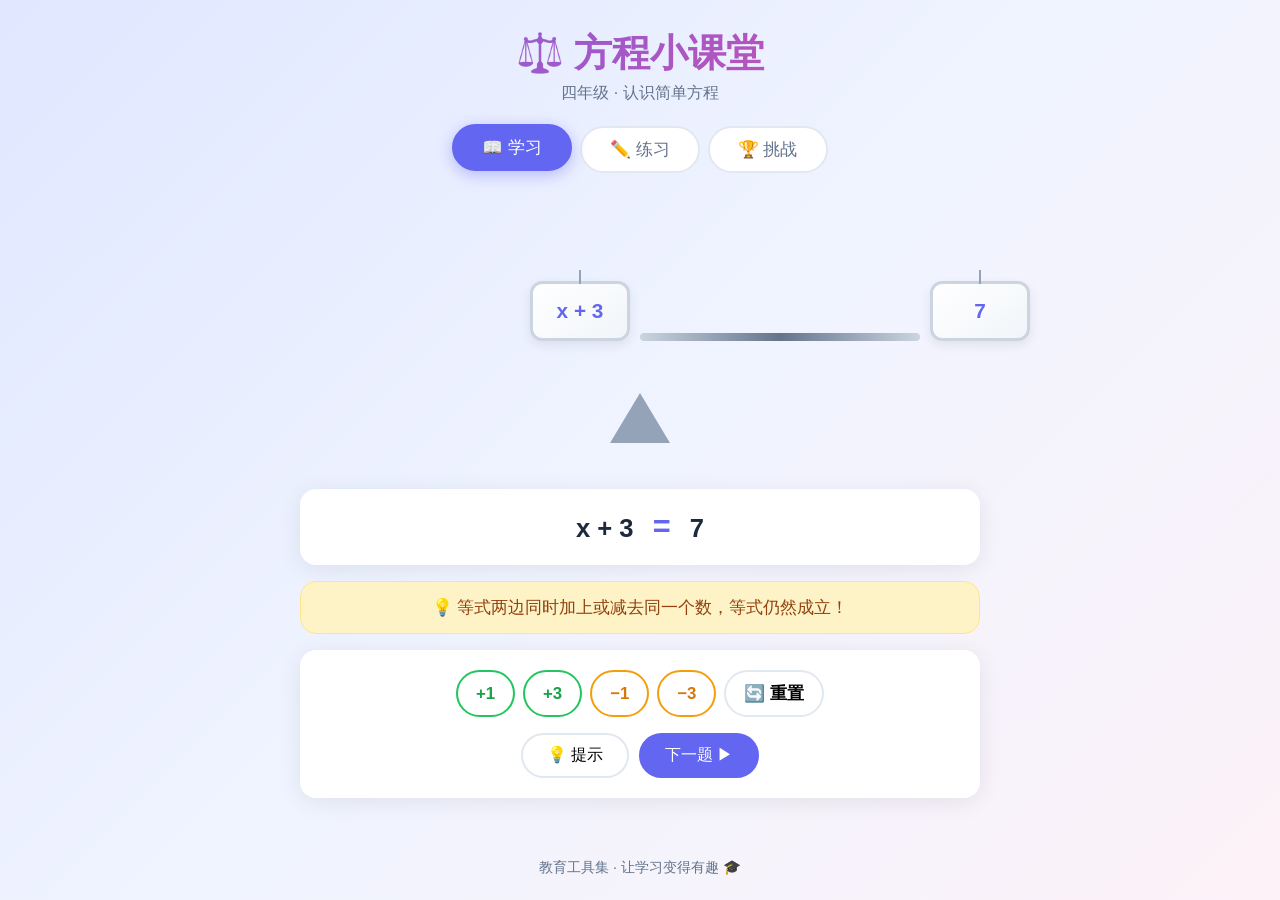
<file: 数学/project/方程-1/index.html>
<!DOCTYPE html>
<html lang="zh-CN">
<head>
  <meta charset="UTF-8">
  <meta name="viewport" content="width=device-width, initial-scale=1.0">
  <title>方程小课堂 - 四年级数学</title>
  <link rel="stylesheet" href="style.css">
</head>
<body>
  <div class="stars-bg" id="starsBg"></div>

  <header>
    <h1>⚖️ 方程小课堂</h1>
    <p class="subtitle">四年级 · 认识简单方程</p>
  </header>

  <nav class="tabs">
    <button class="tab active" data-tab="learn">📖 学习</button>
    <button class="tab" data-tab="practice">✏️ 练习</button>
    <button class="tab" data-tab="challenge">🏆 挑战</button>
  </nav>

  <!-- ==================== 学习模式 ==================== -->
  <main id="learnPanel" class="panel active">
    <div class="balance-scene">
      <div class="balance-container" id="balanceContainer">
        <div class="beam" id="beam">
          <div class="pan pan-left" id="panLeft">
            <div class="pan-content" id="leftContent">
              <span class="pan-label">x + 3</span>
            </div>
          </div>
          <div class="pan pan-right" id="panRight">
            <div class="pan-content" id="rightContent">
              <span class="pan-label">7</span>
            </div>
          </div>
        </div>
        <div class="fulcrum"></div>
      </div>
    </div>

    <div class="equation-display" id="equationDisplay">
      <span class="eq-left" id="eqLeft">x + 3</span>
      <span class="eq-sign">=</span>
      <span class="eq-right" id="eqRight">7</span>
    </div>

    <div class="learn-message" id="learnMessage">
      💡 等号就像天平，两边必须相等！
    </div>

    <div class="operation-area">
      <div class="operation-buttons" id="opButtons">
        <button class="op-btn add" data-op="add" data-val="1">+1</button>
        <button class="op-btn add" data-op="add" data-val="3">+3</button>
        <button class="op-btn sub" data-op="sub" data-val="1">−1</button>
        <button class="op-btn sub" data-op="sub" data-val="3">−3</button>
        <button class="op-btn" data-op="reset">🔄 重置</button>
      </div>
      <div class="step-buttons">
        <button class="step-btn" id="hintBtn">💡 提示</button>
        <button class="step-btn primary" id="nextEqBtn">下一题 ▶</button>
      </div>
    </div>

    <div class="solution-area" id="solutionArea" style="display:none;">
      <div class="solution-box">
        <span class="sol-label">x = ?  请输入答案:</span>
        <input type="number" id="answerInput" placeholder="?">
        <button class="sol-btn" id="checkBtn">✅ 检查</button>
      </div>
      <div class="feedback" id="feedback"></div>
    </div>
  </main>

  <!-- ==================== 练习模式 ==================== -->
  <main id="practicePanel" class="panel">
    <div class="practice-header">
      <div class="score-display">⭐ <span id="practiceScore">0</span></div>
      <div class="progress-bar">
        <div class="progress-fill" id="progressFill"></div>
      </div>
      <div class="question-count"><span id="qCurrent">1</span> / <span id="qTotal">10</span></div>
    </div>

    <div class="practice-card" id="practiceCard">
      <div class="practice-equation" id="practiceEq"></div>
      <div class="answer-row">
        <label>x = </label>
        <input type="number" id="practiceInput" placeholder="?">
        <button class="submit-btn" id="practiceSubmit">提交 ✨</button>
      </div>
      <div class="practice-feedback" id="practiceFeedback"></div>
      <div class="practice-hint" id="practiceHint"></div>
    </div>

    <div class="practice-result" id="practiceResult" style="display:none;">
      <div class="result-emoji" id="resultEmoji"></div>
      <div class="result-text" id="resultText"></div>
      <button class="restart-btn" id="practiceRestart">🔄 再来一轮</button>
    </div>
  </main>

  <!-- ==================== 挑战模式 ==================== -->
  <main id="challengePanel" class="panel">
    <div class="challenge-header">
      <div class="timer" id="timer">⏱ 60</div>
      <div class="challenge-score">⭐ <span id="challengeScore">0</span></div>
      <div class="streak" id="streak">🔥 <span>0</span></div>
    </div>

    <div class="challenge-card" id="challengeCard">
      <div class="challenge-equation" id="challengeEq"></div>
      <div class="challenge-answer-row">
        <label>x = </label>
        <input type="number" id="challengeInput" placeholder="?">
        <button class="challenge-submit-btn" id="challengeSubmit">↩ 提交</button>
      </div>
      <div class="challenge-feedback" id="challengeFeedback"></div>
    </div>

    <div class="challenge-result" id="challengeResult" style="display:none;">
      <div class="result-emoji" id="challengeResultEmoji"></div>
      <div class="result-text" id="challengeResultText"></div>
      <button class="restart-btn" id="challengeRestart">🔄 再来一次</button>
    </div>
  </main>

  <footer>
    <p>教育工具集 · 让学习变得有趣 🎓</p>
  </footer>

  <script src="script.js"></script>
</body>
</html>
</file>
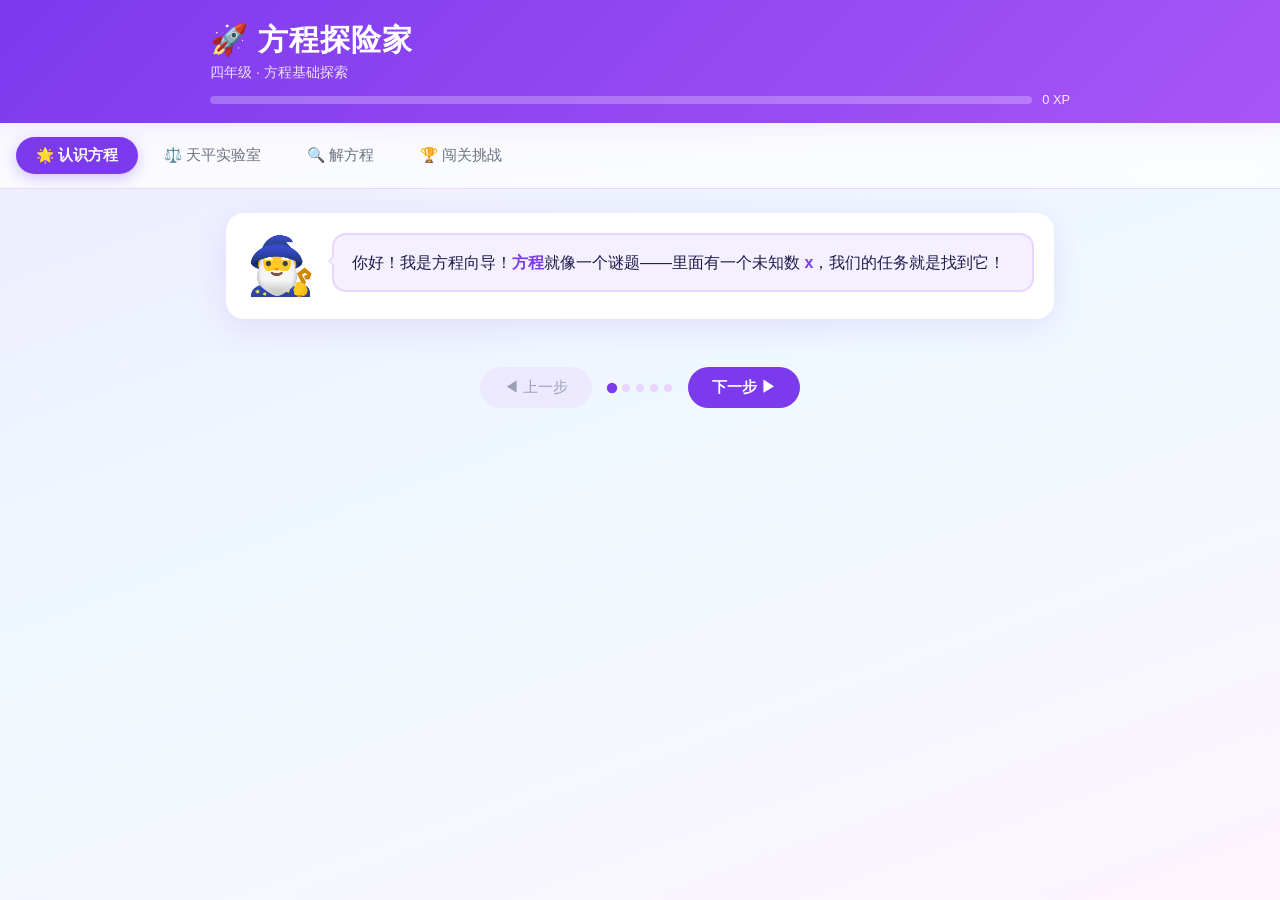
<file: 数学/project/方程-2/index.html>
<!DOCTYPE html>
<html lang="zh-CN">
<head>
  <meta charset="UTF-8">
  <meta name="viewport" content="width=device-width, initial-scale=1.0">
  <title>方程探险家 - 四年级数学</title>
  <link rel="stylesheet" href="style.css">
</head>
<body>
  <div class="bg-bubbles" id="bgBubbles"></div>

  <header>
    <div class="header-inner">
      <div class="logo">🚀 方程探险家</div>
      <p class="subtitle">四年级 · 方程基础探索</p>
      <div class="progress-row">
        <div class="xp-bar-wrap"><div class="xp-bar" id="xpBar"></div></div>
        <span class="xp-label" id="xpLabel">0 XP</span>
      </div>
    </div>
  </header>

  <nav class="tabs">
    <button class="tab active" data-tab="intro">🌟 认识方程</button>
    <button class="tab" data-tab="balance">⚖️ 天平实验室</button>
    <button class="tab" data-tab="solve">🔍 解方程</button>
    <button class="tab" data-tab="challenge">🏆 闯关挑战</button>
  </nav>

  <!-- ==================== 认识方程 ==================== -->
  <section id="introPanel" class="panel active">
    <div class="intro-stage">
      <div class="story-box" id="storyBox">
        <div class="story-character" id="storyChar">🧙‍♂️</div>
        <div class="speech-bubble" id="speechBubble">
          <p id="speechText">你好！我是方程向导！方程就像一个<strong>谜题</strong>，里面有一个未知数 <strong>x</strong>，我们的任务就是找到它！</p>
        </div>
      </div>

      <div class="concept-cards" id="conceptCards">
        <!-- 卡片由 JS 动态生成 -->
      </div>

      <div class="story-nav">
        <button class="nav-btn" id="prevStoryBtn" disabled>◀ 上一步</button>
        <div class="story-dots" id="storyDots"></div>
        <button class="nav-btn primary" id="nextStoryBtn">下一步 ▶</button>
      </div>
    </div>
  </section>

  <!-- ==================== 天平实验室 ==================== -->
  <section id="balancePanel" class="panel">
    <div class="lab-header">
      <h2>⚖️ 天平实验室</h2>
      <p class="lab-desc">用天平理解方程——两边保持相等，就像等号两侧！</p>
    </div>

    <div class="balance-scene">
      <div class="balance-wrap" id="balanceWrap">
        <div class="balance-beam" id="balanceBeam">
          <div class="pan left-pan" id="leftPan">
            <div class="pan-items" id="leftItems"></div>
            <div class="pan-plate"></div>
          </div>
          <div class="pan right-pan" id="rightPan">
            <div class="pan-items" id="rightItems"></div>
            <div class="pan-plate"></div>
          </div>
        </div>
        <div class="fulcrum-pole"></div>
        <div class="fulcrum-base"></div>
      </div>

      <div class="balance-status" id="balanceStatus">⚖️ 天平平衡</div>
    </div>

    <div class="equation-show">
      <div class="eq-box" id="eqBox">
        <span class="eq-part left-eq" id="labEqLeft">x + 2</span>
        <span class="eq-equals">=</span>
        <span class="eq-part right-eq" id="labEqRight">5</span>
      </div>
    </div>

    <div class="lab-controls">
      <div class="op-group">
        <p class="op-title">对两边同时操作：</p>
        <div class="op-row">
          <button class="op-btn plus" data-op="+1">两边 +1</button>
          <button class="op-btn plus" data-op="+2">两边 +2</button>
          <button class="op-btn minus" data-op="-1">两边 −1</button>
          <button class="op-btn minus" data-op="-2">两边 −2</button>
        </div>
      </div>
      <div class="lab-actions">
        <button class="action-btn hint-btn" id="labHintBtn">💡 提示</button>
        <button class="action-btn next-btn" id="labNextBtn">下一题 ▶</button>
        <button class="action-btn reset-btn" id="labResetBtn">🔄 重置</button>
      </div>
    </div>

    <div class="hint-box" id="labHintBox" style="display:none;"></div>

    <div class="answer-row" id="labAnswerRow">
      <span>你发现 x = </span>
      <input type="number" id="labAnswerInput" class="answer-input" placeholder="?">
      <button class="check-btn" id="labCheckBtn">✅ 确认</button>
      <div class="check-feedback" id="labFeedback"></div>
    </div>
  </section>

  <!-- ==================== 解方程 ==================== -->
  <section id="solvePanel" class="panel">
    <div class="solve-header">
      <h2>🔍 解方程练习</h2>
      <div class="solve-stats">
        <span>⭐ <b id="solveScore">0</b></span>
        <span>✅ <b id="solveCorrect">0</b></span>
        <span>❌ <b id="solveWrong">0</b></span>
      </div>
    </div>

    <div class="level-selector" id="levelSelector">
      <button class="level-btn active" data-level="1">⭐ 初级<br><small>加减法方程</small></button>
      <button class="level-btn" data-level="2">⭐⭐ 中级<br><small>乘除法方程</small></button>
      <button class="level-btn" data-level="3">⭐⭐⭐ 高级<br><small>综合方程</small></button>
    </div>

    <div class="solve-card" id="solveCard">
      <div class="solve-progress-bar"><div class="solve-progress-fill" id="solveFill"></div></div>
      <div class="solve-num">第 <span id="solveNum">1</span> / <span id="solveTotal">5</span> 题</div>

      <div class="solve-equation" id="solveEquation">x + 4 = 9</div>

      <div class="solve-steps" id="solveSteps">
        <!-- 步骤动画 -->
      </div>

      <div class="solve-input-row">
        <span class="solve-x-label">x =</span>
        <input type="number" id="solveInput" class="solve-input" placeholder="输入答案">
        <button class="submit-btn" id="solveSubmitBtn">提交</button>
      </div>

      <div class="solve-feedback" id="solveFeedback"></div>

      <div class="solve-actions">
        <button class="action-btn hint-btn" id="solveHintBtn">💡 提示</button>
        <button class="action-btn next-btn" id="solveNextBtn" style="display:none;">下一题 ▶</button>
      </div>
    </div>

    <div class="solve-complete" id="solveComplete" style="display:none;">
      <div class="complete-icon">🎉</div>
      <h3>本组完成！</h3>
      <p>得分：<b id="completeFinalScore">0</b> 分</p>
      <button class="restart-btn" id="solveRestartBtn">再来一组 🔄</button>
    </div>
  </section>

  <!-- ==================== 闯关挑战 ==================== -->
  <section id="challengePanel" class="panel">
    <div class="challenge-header">
      <h2>🏆 闯关挑战</h2>
      <p>限时答题，比比谁最快！</p>
    </div>

    <div class="challenge-start" id="challengeStart">
      <div class="challenge-rules">
        <div class="rule-item">⏱️ 每题限时 <b>15秒</b></div>
        <div class="rule-item">✅ 答对 +10分</div>
        <div class="rule-item">❌ 答错 −3分</div>
        <div class="rule-item">🔥 连续答对有加成！</div>
      </div>
      <button class="start-btn" id="startChallengeBtn">开始挑战 🚀</button>
    </div>

    <div class="challenge-game" id="challengeGame" style="display:none;">
      <div class="challenge-hud">
        <div class="hud-item">🏆 <span id="cScore">0</span></div>
        <div class="hud-item timer-box">
          <div class="timer-ring">
            <svg viewBox="0 0 44 44">
              <circle class="timer-bg" cx="22" cy="22" r="18"/>
              <circle class="timer-fill" id="timerCircle" cx="22" cy="22" r="18" stroke-dasharray="113" stroke-dashoffset="0"/>
            </svg>
            <span class="timer-num" id="timerNum">15</span>
          </div>
        </div>
        <div class="hud-item">🔥 ×<span id="cCombo">1</span></div>
      </div>

      <div class="c-question-wrap">
        <div class="c-equation" id="cEquation">x + 3 = 7</div>
        <div class="c-options" id="cOptions"></div>
      </div>

      <div class="c-feedback" id="cFeedback"></div>
    </div>

    <div class="challenge-result" id="challengeResult" style="display:none;">
      <div class="result-trophy">🏆</div>
      <h3>挑战结束！</h3>
      <div class="result-stats">
        <div class="stat-box"><b id="rScore">0</b><span>总分</span></div>
        <div class="stat-box"><b id="rCorrect">0</b><span>答对</span></div>
        <div class="stat-box"><b id="rMaxCombo">0</b><span>最高连击</span></div>
      </div>
      <div class="rank-display" id="rankDisplay"></div>
      <button class="start-btn" id="retryChallengeBtn">再战一次 🔄</button>
    </div>
  </section>

  <script src="script.js"></script>
</body>
</html>
</file>
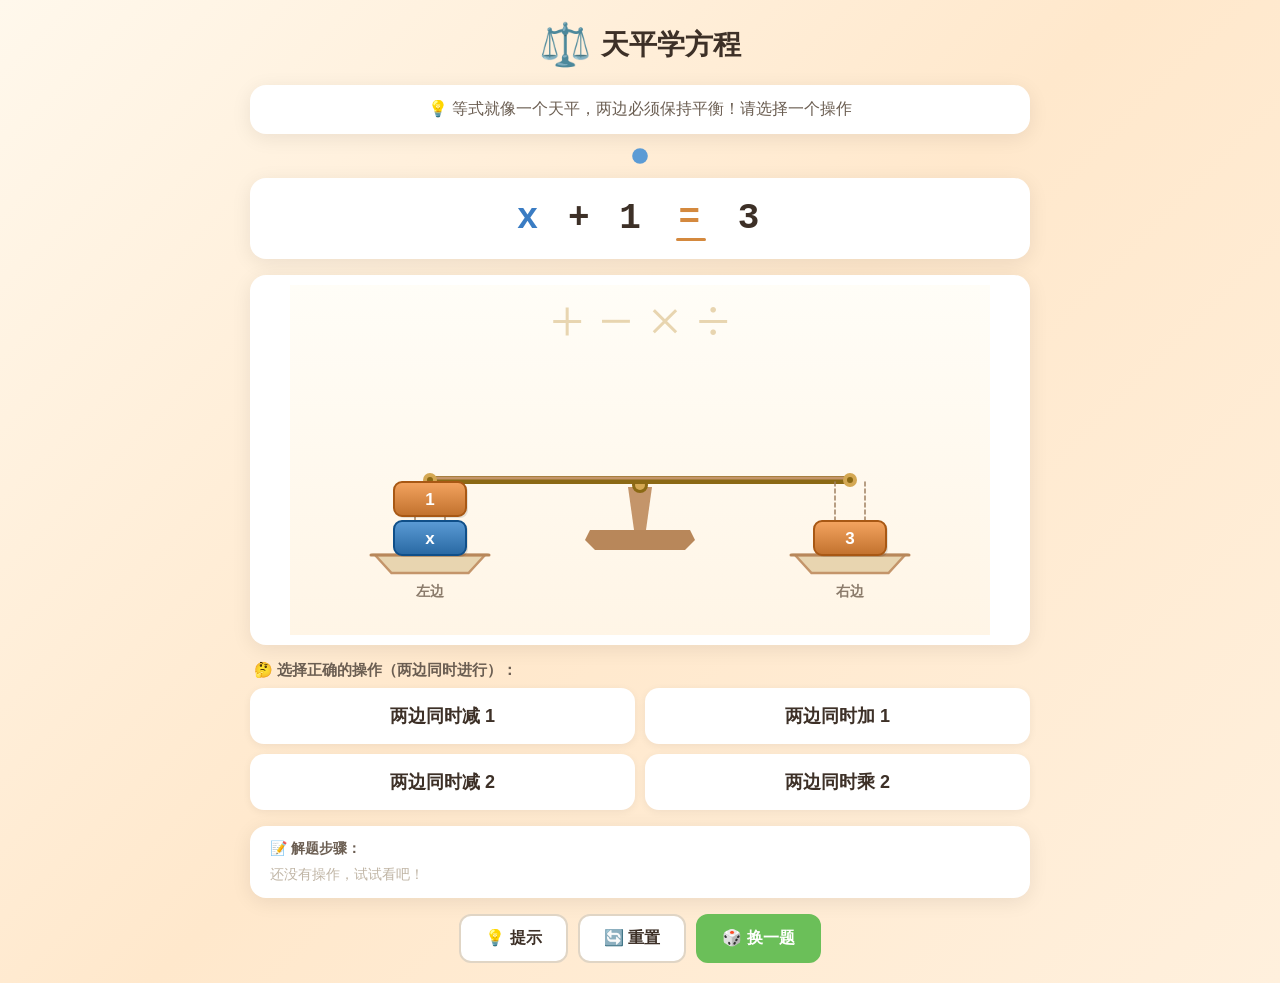
<file: 数学/project/方程-3/index.html>
<!DOCTYPE html>
<html lang="zh-CN">
<head>
<meta charset="UTF-8">
<meta name="viewport" content="width=device-width, initial-scale=1.0">
<title>天平学方程 - 互动教程</title>
<style>
:root {
  --bg: #FFF8EC;
  --blue: #5B9BD5;
  --blue-dark: #3A7CC3;
  --orange: #F4A460;
  --orange-dark: #D4893E;
  --green: #6BBF59;
  --red: #E05555;
  --text: #3D3027;
  --text-light: #6B5E52;
  --card: #FFFFFF;
  --shadow: 0 4px 20px rgba(0,0,0,0.08);
  --radius: 16px;
}
* { margin: 0; padding: 0; box-sizing: border-box; }

body {
  font-family: 'PingFang SC', 'Microsoft YaHei', 'Noto Sans SC', sans-serif;
  background: linear-gradient(135deg, #FFF8EC 0%, #FFE8CC 50%, #FFF0DD 100%);
  min-height: 100vh;
  display: flex;
  justify-content: center;
  align-items: center;
  padding: 20px;
}

.container {
  width: 100%;
  max-width: 780px;
  display: flex;
  flex-direction: column;
  gap: 16px;
}

/* Header */
.header {
  text-align: center;
  display: flex;
  align-items: center;
  justify-content: center;
  gap: 10px;
}
.header .icon { font-size: 42px; animation: bounce 2s ease-in-out infinite; }
.header h1 { font-size: 28px; color: var(--text); font-weight: 700; }
@keyframes bounce {
  0%, 100% { transform: translateY(0); }
  50% { transform: translateY(-8px); }
}

/* Hint bar */
.hint-bar {
  background: var(--card);
  border-radius: var(--radius);
  padding: 14px 20px;
  text-align: center;
  font-size: 16px;
  color: var(--text-light);
  box-shadow: var(--shadow);
  min-height: 48px;
  display: flex;
  align-items: center;
  justify-content: center;
  gap: 8px;
  transition: all 0.3s;
}
.hint-bar.success { background: #E8F5E0; color: #3D7A2F; font-weight: 600; }

/* Equation display */
.equation-display {
  background: var(--card);
  border-radius: var(--radius);
  padding: 20px 30px;
  text-align: center;
  font-size: 36px;
  font-weight: 700;
  letter-spacing: 4px;
  color: var(--text);
  box-shadow: var(--shadow);
  font-family: 'Courier New', 'Source Code Pro', monospace;
  user-select: none;
}
.equation-display .x-term { color: var(--blue-dark); }
.equation-display .eq-sign {
  color: var(--orange-dark);
  margin: 0 8px;
  position: relative;
}
.equation-display .eq-sign::after {
  content: '';
  position: absolute;
  bottom: -2px;
  left: -2px;
  right: -2px;
  height: 3px;
  background: var(--orange-dark);
  border-radius: 2px;
}
.equation-display .num { color: var(--text); }

/* Canvas */
.canvas-wrap {
  background: var(--card);
  border-radius: var(--radius);
  box-shadow: var(--shadow);
  overflow: hidden;
  display: flex;
  justify-content: center;
  align-items: center;
  padding: 10px;
}
canvas {
  display: block;
  max-width: 100%;
  height: auto;
}

/* Operation buttons */
.ops-section { display: flex; flex-direction: column; gap: 8px; }
.ops-title { font-size: 15px; color: var(--text-light); font-weight: 600; padding-left: 4px; }
.ops-grid {
  display: grid;
  grid-template-columns: 1fr 1fr;
  gap: 10px;
}
.op-btn {
  padding: 16px 12px;
  font-size: 18px;
  font-weight: 600;
  border: none;
  border-radius: 14px;
  cursor: pointer;
  background: var(--card);
  color: var(--text);
  box-shadow: 0 2px 8px rgba(0,0,0,0.06);
  transition: all 0.2s;
  font-family: inherit;
  position: relative;
  overflow: hidden;
}
.op-btn:hover { transform: translateY(-2px); box-shadow: 0 6px 20px rgba(0,0,0,0.12); }
.op-btn:active { transform: scale(0.96); }
.op-btn.hint-highlight {
  background: #FFF3CD;
  border: 3px solid #FFB800;
  animation: pulse-hint 0.8s ease-in-out 3;
}
@keyframes pulse-hint {
  0%, 100% { box-shadow: 0 0 0 0 rgba(255,184,0,0.4); }
  50% { box-shadow: 0 0 0 12px rgba(255,184,0,0); }
}
.op-btn:disabled { opacity: 0.5; pointer-events: none; }

/* Step history */
.steps-section {
  background: var(--card);
  border-radius: var(--radius);
  padding: 14px 20px;
  box-shadow: var(--shadow);
  max-height: 160px;
  overflow-y: auto;
}
.steps-title { font-size: 14px; color: var(--text-light); font-weight: 600; margin-bottom: 8px; }
.step-item {
  font-size: 15px;
  color: var(--text);
  padding: 6px 0;
  border-bottom: 1px solid #F5F0E8;
  display: flex;
  align-items: center;
  gap: 8px;
  animation: slideIn 0.3s ease-out;
}
@keyframes slideIn {
  from { opacity: 0; transform: translateX(-10px); }
  to { opacity: 1; transform: translateX(0); }
}
.step-num {
  background: var(--blue);
  color: #fff;
  width: 24px; height: 24px;
  border-radius: 50%;
  display: flex;
  align-items: center;
  justify-content: center;
  font-size: 12px;
  font-weight: 700;
  flex-shrink: 0;
}
.step-arrow { color: var(--green); font-weight: 700; margin: 0 4px; }

/* Action bar */
.action-bar {
  display: flex;
  gap: 10px;
  justify-content: center;
  flex-wrap: wrap;
}
.action-btn {
  padding: 12px 24px;
  font-size: 16px;
  font-weight: 600;
  border: 2px solid #E0D5C5;
  border-radius: 12px;
  cursor: pointer;
  background: var(--card);
  color: var(--text);
  transition: all 0.2s;
  font-family: inherit;
}
.action-btn:hover { background: #F5F0E8; }
.action-btn.primary {
  background: var(--green);
  color: #fff;
  border-color: var(--green);
}
.action-btn.primary:hover { background: #5AAB48; }

/* Victory overlay */
.victory-overlay {
  display: none;
  position: fixed;
  inset: 0;
  background: rgba(0,0,0,0.5);
  z-index: 100;
  justify-content: center;
  align-items: center;
}
.victory-overlay.show { display: flex; }
.victory-card {
  background: #fff;
  border-radius: 24px;
  padding: 40px 48px;
  text-align: center;
  box-shadow: 0 20px 60px rgba(0,0,0,0.2);
  animation: popIn 0.4s cubic-bezier(0.175, 0.885, 0.32, 1.275);
}
@keyframes popIn {
  from { transform: scale(0.5); opacity: 0; }
  to { transform: scale(1); opacity: 1; }
}
.victory-emoji { font-size: 72px; animation: bounce 0.6s ease-in-out 3; }
.victory-title { font-size: 28px; font-weight: 700; color: var(--text); margin: 12px 0; }
.victory-answer { font-size: 42px; font-weight: 700; color: var(--blue-dark); margin: 8px 0 20px; }
.victory-stars { font-size: 36px; margin: 8px 0; }
.victory-btn {
  padding: 14px 36px;
  font-size: 18px;
  font-weight: 700;
  border: none;
  border-radius: 14px;
  cursor: pointer;
  background: var(--green);
  color: #fff;
  font-family: inherit;
  transition: all 0.2s;
}
.victory-btn:hover { transform: scale(1.05); }

/* Confetti */
.confetti-container {
  position: fixed;
  inset: 0;
  pointer-events: none;
  z-index: 101;
}
.confetti-piece {
  position: absolute;
  width: 12px;
  height: 12px;
  border-radius: 3px;
  animation: confetti-fall linear forwards;
}
@keyframes confetti-fall {
  0% { transform: translateY(-10vh) rotate(0deg) scale(1); opacity: 1; }
  80% { opacity: 1; }
  100% { transform: translateY(105vh) rotate(720deg) scale(0.5); opacity: 0; }
}

/* Progress dots */
.progress-dots { display: flex; gap: 6px; justify-content: center; }
.dot {
  width: 12px; height: 12px;
  border-radius: 50%;
  background: #E0D5C5;
  transition: all 0.3s;
}
.dot.active { background: var(--blue); transform: scale(1.3); }
.dot.done { background: var(--green); }

/* Responsive */
@media (max-width: 600px) {
  .container { gap: 10px; }
  .equation-display { font-size: 26px; padding: 14px 18px; }
  .op-btn { font-size: 16px; padding: 12px 8px; }
  .header h1 { font-size: 22px; }
  .header .icon { font-size: 32px; }
  .victory-card { padding: 24px 20px; margin: 0 16px; }
  .victory-answer { font-size: 30px; }
}
</style>
</head>
<body>

<div class="container">
  <!-- Header -->
  <div class="header">
    <span class="icon">⚖️</span>
    <h1>天平学方程</h1>
  </div>

  <!-- Hint / Guidance -->
  <div class="hint-bar" id="hintBar">
    💡 等式就像一个天平，两边必须保持平衡！
  </div>

  <!-- Progress -->
  <div class="progress-dots" id="progressDots">
    <div class="dot active"></div>
    <div class="dot"></div>
  </div>

  <!-- Equation display -->
  <div class="equation-display" id="equationDisplay"></div>

  <!-- Balance scale canvas -->
  <div class="canvas-wrap">
    <canvas id="scaleCanvas" width="700" height="350"></canvas>
  </div>

  <!-- Operation buttons -->
  <div class="ops-section">
    <div class="ops-title">🤔 选择正确的操作（两边同时进行）：</div>
    <div class="ops-grid" id="opsGrid"></div>
  </div>

  <!-- Step history -->
  <div class="steps-section">
    <div class="steps-title">📝 解题步骤：</div>
    <div id="stepsList"></div>
  </div>

  <!-- Action buttons -->
  <div class="action-bar">
    <button class="action-btn" id="btnHint" title="给我提示">💡 提示</button>
    <button class="action-btn" id="btnReset" title="重新做这道题">🔄 重置</button>
    <button class="action-btn primary" id="btnNext" title="换一道新题">🎲 换一题</button>
  </div>
</div>

<!-- Victory overlay -->
<div class="victory-overlay" id="victoryOverlay">
  <div class="victory-card">
    <div class="victory-emoji">🎉</div>
    <div class="victory-title">太棒了！你解出来了！</div>
    <div class="victory-stars" id="victoryStars">⭐⭐⭐</div>
    <div class="victory-answer" id="victoryAnswer"></div>
    <button class="victory-btn" id="btnVictoryNext">🎲 再来一题</button>
  </div>
</div>

<!-- Confetti -->
<div class="confetti-container" id="confettiContainer"></div>

<script>
// ============ EQUATION ENGINE ============

class Equation {
  constructor(leftX, leftConst, rightX, rightConst) {
    this.left = { xCoeff: leftX, const: leftConst };
    this.right = { xCoeff: rightX, const: rightConst };
  }

  clone() {
    return new Equation(this.left.xCoeff, this.left.const, this.right.xCoeff, this.right.const);
  }

  addConstant(v) {
    this.left.const += v;
    this.right.const += v;
  }

  multiplyBy(v) {
    this.left.xCoeff *= v;
    this.left.const *= v;
    this.right.xCoeff *= v;
    this.right.const *= v;
  }

  divideBy(v) {
    if (v === 0) return;
    this.left.xCoeff /= v;
    this.left.const /= v;
    this.right.xCoeff /= v;
    this.right.const /= v;
  }

  isSolved() {
    // x isolated on left: 1·x + 0 = something (no x on right)
    if (this.left.xCoeff === 1 && this.left.const === 0 && this.right.xCoeff === 0) {
      return this.right.const;
    }
    // x isolated on right
    if (this.right.xCoeff === 1 && this.right.const === 0 && this.left.xCoeff === 0) {
      return this.left.const;
    }
    return null;
  }

  getDisplayHTML() {
    const term = (coeff, c, isLeft) => {
      let parts = [];
      if (coeff !== 0) {
        let label = '';
        if (coeff === 1) label = 'x';
        else if (coeff === -1) label = '-x';
        else label = coeff + 'x';
        parts.push(`<span class="x-term">${label}</span>`);
      }
      if (c !== 0) {
        if (c > 0 && parts.length > 0) parts.push(' <span>+</span> ');
        if (c < 0 && parts.length > 0) parts.push(' <span>−</span> ');
        const absC = Math.abs(c);
        parts.push(`<span class="num">${c < 0 && parts.length <= 1 ? '-' : ''}${absC}</span>`);
      }
      if (parts.length === 0) parts.push('<span class="num">0</span>');
      return parts.join('');
    };

    const leftStr = term(this.left.xCoeff, this.left.const, true);
    const rightStr = term(this.right.xCoeff, this.right.const, false);

    return `${leftStr} <span class="eq-sign">=</span> ${rightStr}`;
  }

  // Get blocks for visual rendering
  getBlocks(side) {
    const s = side === 'left' ? this.left : this.right;
    const blocks = [];
    if (s.xCoeff !== 0) {
      let label;
      if (s.xCoeff === 1) label = 'x';
      else if (s.xCoeff === -1) label = '-x';
      else label = s.xCoeff + 'x';
      blocks.push({ type: 'x', label, value: s.xCoeff });
    }
    if (s.const !== 0) {
      blocks.push({ type: 'num', label: String(s.const), value: s.const });
    }
    return blocks;
  }

  // Get suggested next operation
  getCorrectOperation() {
    // Goal: isolate x on left side
    // Step 1: eliminate constant on left side
    if (this.left.const !== 0) {
      const c = this.left.const;
      return {
        label: c > 0 ? `两边同时减 ${Math.abs(c)}` : `两边同时加 ${Math.abs(c)}`,
        desc: c > 0 ? `减 ${Math.abs(c)}` : `加 ${Math.abs(c)}`,
        apply: (eq) => eq.addConstant(-c),
        type: 'eliminate-const',
        value: Math.abs(c)
      };
    }
    // Step 2: normalize x coefficient
    if (this.left.xCoeff !== 1 && this.left.xCoeff !== 0) {
      const c = this.left.xCoeff;
      return {
        label: `两边同时除以 ${Math.abs(c)}`,
        desc: `除以 ${Math.abs(c)}`,
        apply: (eq) => eq.divideBy(c),
        type: 'normalize-coeff',
        value: Math.abs(c)
      };
    }
    return null; // Already solved
  }
}

function randInt(min, max) {
  return Math.floor(Math.random() * (max - min + 1)) + min;
}

function generateProblem() {
  const answer = randInt(2, 9);
  const type = randInt(1, 3);

  switch (type) {
    case 1: { // x + a = b
      const a = randInt(1, 8);
      const b = answer + a;
      return { eq: new Equation(1, a, 0, b), answer, stepsNeeded: 1 };
    }
    case 2: { // ax = b
      const a = randInt(2, 5);
      const b = answer * a;
      return { eq: new Equation(a, 0, 0, b), answer, stepsNeeded: 1 };
    }
    case 3: { // ax + b = c
      const a = randInt(2, 4);
      const b = randInt(1, 5);
      const c = a * answer + b;
      return { eq: new Equation(a, b, 0, c), answer, stepsNeeded: 2 };
    }
  }
}

function dividesEvenly(eq, divisor) {
  if (divisor === 0 || divisor === 1) return false;
  return Number.isInteger(eq.left.xCoeff / divisor) &&
         Number.isInteger(eq.left.const / divisor) &&
         Number.isInteger(eq.right.xCoeff / divisor) &&
         Number.isInteger(eq.right.const / divisor);
}

function generateDistractors(correctOp, eq) {
  const distractors = [];
  const correctDesc = correctOp.desc;
  const v = correctOp.value;
  const altV = v === 1 ? 2 : (v === 2 ? 3 : 2);

  if (correctOp.type === 'eliminate-const') {
    // Opposite operation (add instead of subtract, or vice versa)
    distractors.push({
      label: `两边同时加 ${v}`,
      desc: `加 ${v}`,
      apply: (eq2) => eq2.addConstant(v)
    });
    // Multiply by altV (always produces integers)
    distractors.push({
      label: `两边同时乘 ${altV}`,
      desc: `乘 ${altV}`,
      apply: (eq2) => eq2.multiplyBy(altV)
    });
    // Divide by coefficient only if it produces integers
    if (eq.left.xCoeff !== 0 && eq.left.xCoeff !== 1 && dividesEvenly(eq, eq.left.xCoeff)) {
      distractors.push({
        label: `两边同时除以 ${Math.abs(eq.left.xCoeff)}`,
        desc: `除以 ${Math.abs(eq.left.xCoeff)}`,
        apply: (eq2) => eq2.divideBy(eq.left.xCoeff)
      });
    }
    // Add a different number as extra distractor
    distractors.push({
      label: `两边同时减 ${altV}`,
      desc: `减 ${altV}`,
      apply: (eq2) => eq2.addConstant(-altV)
    });
  } else if (correctOp.type === 'normalize-coeff') {
    // Opposite: multiply instead of divide
    distractors.push({
      label: `两边同时乘 ${v}`,
      desc: `乘 ${v}`,
      apply: (eq2) => eq2.multiplyBy(v)
    });
    // Add/subtract (always produces integers)
    distractors.push({
      label: `两边同时加 ${altV}`,
      desc: `加 ${altV}`,
      apply: (eq2) => eq2.addConstant(altV)
    });
    distractors.push({
      label: `两边同时减 ${altV}`,
      desc: `减 ${altV}`,
      apply: (eq2) => eq2.addConstant(-altV)
    });
    // Extra: multiply by a different number
    distractors.push({
      label: `两边同时乘 ${altV}`,
      desc: `乘 ${altV}`,
      apply: (eq2) => eq2.multiplyBy(altV)
    });
  }

  // Remove duplicates by description and filter out the correct answer
  const seen = new Set([correctDesc]);
  const filtered = [];
  for (const d of distractors) {
    if (!seen.has(d.desc)) {
      seen.add(d.desc);
      filtered.push(d);
    }
  }

  return filtered.slice(0, 3);
}

function shuffle(arr) {
  const a = [...arr];
  for (let i = a.length - 1; i > 0; i--) {
    const j = Math.floor(Math.random() * (i + 1));
    [a[i], a[j]] = [a[j], a[i]];
  }
  return a;
}

// ============ CANVAS RENDERER ============

const canvas = document.getElementById('scaleCanvas');
const ctx = canvas.getContext('2d');
const W = 700, H = 350;
const PIVOT_X = W / 2;
const PIVOT_Y = 195;
const BEAM_HALF = 210;
const STRING_LEN = 75;
const PAN_W = 110;

let beamAngle = 0;
let beamVelocity = 0;
let lastOpTime = -1000;

function kickBeam() {
  const dir = (Math.random() - 0.5) > 0 ? 1 : -1;
  beamVelocity = dir * 0.06;
  lastOpTime = performance.now();
}

function updateBeam() {
  const now = performance.now();
  const dt = Math.min((now - lastOpTime) / 1000, 0.05);
  lastOpTime = now;

  const spring = 8;
  const damping = 4;

  const accel = -spring * beamAngle - damping * beamVelocity;
  beamVelocity += accel * dt;
  beamAngle += beamVelocity * dt;

  if (Math.abs(beamAngle) < 0.0005 && Math.abs(beamVelocity) < 0.001) {
    beamAngle = 0;
    beamVelocity = 0;
  }
}

function drawBase() {
  // Pedestal
  const bx = PIVOT_X;
  const by = PIVOT_Y + 5;

  ctx.fillStyle = '#C4956A';
  ctx.beginPath();
  ctx.moveTo(bx - 12, by + 2);
  ctx.lineTo(bx + 12, by + 2);
  ctx.lineTo(bx + 6, by + 45);
  ctx.lineTo(bx - 6, by + 45);
  ctx.closePath();
  ctx.fill();

  // Base platform
  ctx.fillStyle = '#B8875A';
  ctx.beginPath();
  ctx.moveTo(bx - 50, by + 45);
  ctx.lineTo(bx + 50, by + 45);
  ctx.lineTo(bx + 55, by + 55);
  ctx.lineTo(bx + 45, by + 65);
  ctx.lineTo(bx - 45, by + 65);
  ctx.lineTo(bx - 55, by + 55);
  ctx.closePath();
  ctx.fill();

  // Pivot circle
  ctx.fillStyle = '#8B6914';
  ctx.beginPath();
  ctx.arc(bx, by, 8, 0, Math.PI * 2);
  ctx.fill();
  ctx.fillStyle = '#D4A853';
  ctx.beginPath();
  ctx.arc(bx, by, 5, 0, Math.PI * 2);
  ctx.fill();
}

function getBeamEndpoints() {
  const cos = Math.cos(beamAngle);
  const sin = Math.sin(beamAngle);
  const leftX = PIVOT_X - BEAM_HALF * cos;
  const leftY = PIVOT_Y - BEAM_HALF * sin;
  const rightX = PIVOT_X + BEAM_HALF * cos;
  const rightY = PIVOT_Y + BEAM_HALF * sin;
  return { leftX, leftY, rightX, rightY };
}

function drawBeam(leftX, leftY, rightX, rightY) {
  // Main beam
  ctx.strokeStyle = '#8B6914';
  ctx.lineWidth = 8;
  ctx.lineCap = 'round';
  ctx.beginPath();
  ctx.moveTo(leftX, leftY);
  ctx.lineTo(rightX, rightY);
  ctx.stroke();

  // Beam highlight
  ctx.strokeStyle = '#C4956A';
  ctx.lineWidth = 3;
  ctx.beginPath();
  ctx.moveTo(leftX, leftY - 2);
  ctx.lineTo(rightX, rightY - 2);
  ctx.stroke();

  // End caps
  for (const [ex, ey] of [[leftX, leftY], [rightX, rightY]]) {
    ctx.fillStyle = '#D4A853';
    ctx.beginPath();
    ctx.arc(ex, ey, 7, 0, Math.PI * 2);
    ctx.fill();
    ctx.fillStyle = '#8B6914';
    ctx.beginPath();
    ctx.arc(ex, ey, 3, 0, Math.PI * 2);
    ctx.fill();
  }
}

function drawPan(cx, panTopY) {
  const topW = PAN_W;
  const botW = PAN_W * 0.7;
  const panH = 18;
  const botY = panTopY + panH;

  // Pan body
  ctx.fillStyle = '#E8D5B0';
  ctx.strokeStyle = '#C4956A';
  ctx.lineWidth = 2.5;
  ctx.beginPath();
  ctx.moveTo(cx - topW / 2, panTopY);
  ctx.lineTo(cx - botW / 2, botY);
  ctx.lineTo(cx + botW / 2, botY);
  ctx.lineTo(cx + topW / 2, panTopY);
  ctx.closePath();
  ctx.fill();
  ctx.stroke();

  // Pan rim
  ctx.strokeStyle = '#B8875A';
  ctx.lineWidth = 3;
  ctx.beginPath();
  ctx.moveTo(cx - topW / 2 - 4, panTopY);
  ctx.lineTo(cx + topW / 2 + 4, panTopY);
  ctx.stroke();
}

function drawString(cx, topY, botY) {
  ctx.strokeStyle = '#A08060';
  ctx.lineWidth = 1.5;
  ctx.setLineDash([4, 3]);
  ctx.beginPath();
  ctx.moveTo(cx - 15, topY + 2);
  ctx.lineTo(cx - 15, botY);
  ctx.stroke();
  ctx.beginPath();
  ctx.moveTo(cx + 15, topY + 2);
  ctx.lineTo(cx + 15, botY);
  ctx.stroke();
  ctx.setLineDash([]);
}

function drawBlock(cx, cy, w, h, color, label) {
  const r = 8;
  // Shadow
  ctx.fillStyle = 'rgba(0,0,0,0.1)';
  ctx.beginPath();
  ctx.roundRect(cx - w / 2 + 2, cy - h / 2 + 2, w, h, r);
  ctx.fill();

  // Block body
  const grad = ctx.createLinearGradient(cx, cy - h / 2, cx, cy + h / 2);
  grad.addColorStop(0, color);
  grad.addColorStop(1, shadeColor(color, -20));
  ctx.fillStyle = grad;
  ctx.beginPath();
  ctx.roundRect(cx - w / 2, cy - h / 2, w, h, r);
  ctx.fill();

  // Border
  ctx.strokeStyle = shadeColor(color, -30);
  ctx.lineWidth = 2;
  ctx.beginPath();
  ctx.roundRect(cx - w / 2, cy - h / 2, w, h, r);
  ctx.stroke();

  // Label
  ctx.fillStyle = '#fff';
  ctx.font = 'bold 17px "PingFang SC","Microsoft YaHei",sans-serif';
  ctx.textAlign = 'center';
  ctx.textBaseline = 'middle';
  ctx.fillText(label, cx, cy + 1);
}

function shadeColor(color, percent) {
  const num = parseInt(color.replace('#', ''), 16);
  const amt = Math.round(2.55 * percent);
  const R = Math.max(0, Math.min(255, (num >> 16) + amt));
  const G = Math.max(0, Math.min(255, ((num >> 8) & 0x00FF) + amt));
  const B = Math.max(0, Math.min(255, (num & 0x0000FF) + amt));
  return '#' + (0x1000000 + R * 0x10000 + G * 0x100 + B).toString(16).slice(1);
}

function drawBlocks(cx, panTopY, blocks) {
  const blkW = 72;
  const blkH = 34;
  const gap = 5;

  for (let i = 0; i < blocks.length; i++) {
    const block = blocks[i];
    const blkCY = panTopY - blkH / 2 - i * (blkH + gap);
    const color = block.type === 'x' ? '#5B9BD5' : '#F4A460';
    drawBlock(cx, blkCY, blkW, blkH, color, block.label);
  }
}

function drawSideLabel(cx, panTopY, text) {
  ctx.fillStyle = '#8B7B6B';
  ctx.font = 'bold 14px "PingFang SC","Microsoft YaHei",sans-serif';
  ctx.textAlign = 'center';
  ctx.textBaseline = 'top';
  ctx.fillText(text, cx, panTopY + 30);
}

function renderScale(equation) {
  ctx.clearRect(0, 0, W, H);

  // Sky gradient background
  const bgGrad = ctx.createLinearGradient(0, 0, 0, H);
  bgGrad.addColorStop(0, '#FFFDF7');
  bgGrad.addColorStop(1, '#FFF5E6');
  ctx.fillStyle = bgGrad;
  ctx.fillRect(0, 0, W, H);

  drawBase();

  const { leftX, leftY, rightX, rightY } = getBeamEndpoints();
  drawBeam(leftX, leftY, rightX, rightY);

  // Left side (x terms + constants)
  const leftPanY = leftY + STRING_LEN;
  drawString(leftX, leftY, leftPanY);
  drawPan(leftX, leftPanY);
  const leftBlocks = equation.getBlocks('left');
  drawBlocks(leftX, leftPanY, leftBlocks);
  drawSideLabel(leftX, leftPanY, '左边');

  // Right side (result)
  const rightPanY = rightY + STRING_LEN;
  drawString(rightX, rightY, rightPanY);
  drawPan(rightX, rightPanY);
  const rightBlocks = equation.getBlocks('right');
  drawBlocks(rightX, rightPanY, rightBlocks);
  drawSideLabel(rightX, rightPanY, '右边');

  // Decorative math symbols
  ctx.fillStyle = '#E8D5B0';
  ctx.font = '60px serif';
  ctx.textAlign = 'center';
  ctx.textBaseline = 'middle';
  ctx.fillText('+ − × ÷', PIVOT_X, 40);
}

// ============ GAME STATE ============

let currentProblem = null;
let currentEquation = null;
let steps = [];
let operations = [];
let hintUsed = 0;
let solved = false;

function resetState() {
  steps = [];
  operations = [];
  hintUsed = 0;
  solved = false;
}

function loadProblem() {
  resetState();
  currentProblem = generateProblem();
  currentEquation = currentProblem.eq.clone();

  updateProgressDots();
  updateEquationDisplay();
  updateOpsGrid();
  updateStepsList();
  updateHintBar('💡 等式就像一个天平，两边必须保持平衡！请选择一个操作');
  renderScale(currentEquation);

  document.getElementById('victoryOverlay').classList.remove('show');
  document.getElementById('btnNext').style.display = 'block';
}

function updateProgressDots() {
  const container = document.getElementById('progressDots');
  const total = currentProblem.stepsNeeded;
  const done = steps.filter(s => s.isCorrect).length;

  let html = '';
  for (let i = 0; i < total; i++) {
    let cls = 'dot';
    if (i < done) cls += ' done';
    else if (i === done) cls += ' active';
    html += `<div class="${cls}"></div>`;
  }
  container.innerHTML = html;
}

function updateEquationDisplay() {
  document.getElementById('equationDisplay').innerHTML = currentEquation.getDisplayHTML();
}

function updateHintBar(msg, type) {
  const bar = document.getElementById('hintBar');
  bar.textContent = msg || '';
  bar.className = 'hint-bar';
  if (type === 'success') bar.classList.add('success');
  if (type === 'error') bar.style.background = '#FFEBEB';
}

function updateOpsGrid() {
  if (solved) {
    document.getElementById('opsGrid').innerHTML = '';
    return;
  }

  const correctOp = currentEquation.getCorrectOperation();
  if (!correctOp) return;

  const distractors = generateDistractors(correctOp, currentEquation);
  operations = shuffle([correctOp, ...distractors]);

  const grid = document.getElementById('opsGrid');
  grid.innerHTML = '';

  operations.forEach((op, idx) => {
    const btn = document.createElement('button');
    btn.className = 'op-btn';
    btn.textContent = op.label;
    btn.addEventListener('click', () => handleOperation(idx));
    btn.id = 'opBtn' + idx;
    grid.appendChild(btn);
  });
}

function updateStepsList() {
  const container = document.getElementById('stepsList');
  if (steps.length === 0) {
    container.innerHTML = '<div style="color:#C0B5A5;font-size:14px;">还没有操作，试试看吧！</div>';
    return;
  }
  container.innerHTML = steps.map((s, i) => `
    <div class="step-item">
      <span class="step-num">${i + 1}</span>
      <span>${s.label}</span>
      <span class="step-arrow">→</span>
      <span style="font-family:'Courier New',monospace;font-weight:600;">${s.resultStr}</span>
      ${s.isCorrect ? '<span style="color:#6BBF59;">✓</span>' : '<span style="color:#E05555;">(非最优)</span>'}
    </div>
  `).join('');
}

function handleOperation(idx) {
  if (solved) return;

  const op = operations[idx];
  const correctOp = currentEquation.getCorrectOperation();
  const isCorrect = op.desc === correctOp.desc;

  // Save state before operation
  const beforeStr = currentEquation.getDisplayHTML().replace(/<[^>]*>/g, '');

  // Apply operation
  op.apply(currentEquation);

  // Record step
  const afterStr = currentEquation.getDisplayHTML().replace(/<[^>]*>/g, '');
  steps.push({
    label: op.label,
    resultStr: afterStr,
    isCorrect,
    beforeStr
  });

  // Animate
  kickBeam();

  // Update UI
  updateEquationDisplay();
  updateStepsList();
  updateProgressDots();
  renderScale(currentEquation);

  // Check feedback
  if (isCorrect) {
    updateHintBar('✅ 正确！这一步帮助我们更接近答案', 'success');
  } else {
    updateHintBar('🤔 这个操作数学上没问题，但不是最优的解法。试试其他操作？', 'error');
  }

  // Check if solved
  const answer = currentEquation.isSolved();
  if (answer !== null) {
    solved = true;
    document.getElementById('opsGrid').innerHTML = '';
    setTimeout(() => showVictory(answer), 600);
  } else {
    // Update buttons for next step
    setTimeout(updateOpsGrid, 400);
  }

  // Scroll steps to bottom
  const stepsSection = document.querySelector('.steps-section');
  stepsSection.scrollTop = stepsSection.scrollHeight;
}

function showVictory(answer) {
  const overlay = document.getElementById('victoryOverlay');
  document.getElementById('victoryAnswer').textContent = 'x = ' + answer;

  // Star rating
  const correctSteps = steps.filter(s => s.isCorrect).length;
  const totalNeeded = currentProblem.stepsNeeded;

  let stars;
  if (correctSteps === totalNeeded && steps.length === totalNeeded) {
    stars = '⭐⭐⭐';
    updateHintBar('🏆 完美！你用最少的步骤解出了答案！', 'success');
  } else if (correctSteps === totalNeeded) {
    stars = '⭐⭐';
    updateHintBar('🎉 很好！你成功解出了方程！', 'success');
  } else {
    stars = '⭐';
    updateHintBar('👏 你解出来了！多练习就能找到最优解法', 'success');
  }

  document.getElementById('victoryStars').textContent = stars;
  overlay.classList.add('show');

  // Confetti
  spawnConfetti();
}

function spawnConfetti() {
  const container = document.getElementById('confettiContainer');
  const colors = ['#FF6B6B', '#FFD93D', '#6BCB77', '#4D96FF', '#FF8C32', '#C77DFF', '#FF6FB5', '#00C9A7'];

  for (let i = 0; i < 80; i++) {
    const piece = document.createElement('div');
    piece.className = 'confetti-piece';
    piece.style.left = Math.random() * 100 + '%';
    piece.style.backgroundColor = colors[Math.floor(Math.random() * colors.length)];
    piece.style.animationDuration = (2 + Math.random() * 3) + 's';
    piece.style.animationDelay = Math.random() * 0.8 + 's';
    piece.style.width = (8 + Math.random() * 10) + 'px';
    piece.style.height = (6 + Math.random() * 10) + 'px';
    container.appendChild(piece);

    // Clean up
    setTimeout(() => piece.remove(), 4000);
  }
}

// ============ BUTTON HANDLERS ============

document.getElementById('btnHint').addEventListener('click', () => {
  if (solved) return;
  hintUsed++;

  const correctOp = currentEquation.getCorrectOperation();
  const correctIdx = operations.findIndex(op => op.desc === correctOp.desc);

  if (correctIdx >= 0) {
    // Highlight the correct button
    const btn = document.getElementById('opBtn' + correctIdx);
    if (btn) {
      btn.classList.add('hint-highlight');
      setTimeout(() => btn.classList.remove('hint-highlight'), 2500);

      // Briefly make it bigger
      btn.style.transform = 'scale(1.06)';
      setTimeout(() => { btn.style.transform = ''; }, 500);
    }
  }

  updateHintBar(`💡 提示：试试 "${correctOp.label}"（第${hintUsed}次提示）`);
});

document.getElementById('btnReset').addEventListener('click', () => {
  resetState();
  currentEquation = currentProblem.eq.clone();
  updateProgressDots();
  updateEquationDisplay();
  updateOpsGrid();
  updateStepsList();
  updateHintBar('🔄 已重置，再试一次吧！');
  renderScale(currentEquation);
  document.getElementById('victoryOverlay').classList.remove('show');
});

document.getElementById('btnNext').addEventListener('click', loadProblem);
document.getElementById('btnVictoryNext').addEventListener('click', loadProblem);

// ============ ANIMATION LOOP ============

function gameLoop() {
  updateBeam();
  if (currentEquation) {
    renderScale(currentEquation);
  }
  requestAnimationFrame(gameLoop);
}

// ============ INIT ============

function initialDraw() {
  // Draw initial empty scale or load first problem
  loadProblem();
}

initialDraw();
gameLoop();

console.log('🎓 天平学方程 - 互动教程已就绪！');
console.log('  ⚖️  用天平理解等式');
console.log('  🎯  选择正确的操作来解方程');
console.log('  🎉  解出方程获得星星奖励');
</script>

</body>
</html>
</file>
<file: 数学/project/方程-1/style.css>
/* ===== 基础样式 ===== */
* { margin: 0; padding: 0; box-sizing: border-box; }

:root {
  --primary: #6366f1;
  --primary-light: #a5b4fc;
  --success: #22c55e;
  --danger: #ef4444;
  --warning: #f59e0b;
  --bg: #f0f4ff;
  --card: #ffffff;
  --text: #1e293b;
  --text-light: #64748b;
  --border: #e2e8f0;
  --radius: 16px;
  --shadow: 0 4px 24px rgba(0, 0, 0, 0.08);
}

body {
  font-family: 'PingFang SC', 'Microsoft YaHei', 'Noto Sans SC', sans-serif;
  background: linear-gradient(135deg, #e0e7ff 0%, #f0f4ff 50%, #fdf2f8 100%);
  min-height: 100vh;
  color: var(--text);
  overflow-x: hidden;
}

/* ===== 星空背景 ===== */
.stars-bg {
  position: fixed; top: 0; left: 0; width: 100%; height: 100%;
  pointer-events: none; z-index: 0;
}

.star {
  position: absolute;
  background: var(--primary-light);
  border-radius: 50%;
  animation: twinkle var(--dur) ease-in-out infinite;
  animation-delay: var(--delay);
  opacity: 0;
}

@keyframes twinkle {
  0%, 100% { opacity: 0; transform: scale(0.5); }
  50% { opacity: 0.6; transform: scale(1); }
}

/* ===== 头部 ===== */
header {
  text-align: center;
  padding: 28px 20px 12px;
  position: relative;
  z-index: 1;
}

header h1 {
  font-size: 2.4em;
  background: linear-gradient(135deg, #6366f1, #ec4899);
  -webkit-background-clip: text;
  -webkit-text-fill-color: transparent;
  background-clip: text;
  margin-bottom: 4px;
}

header .subtitle {
  color: var(--text-light);
  font-size: 1em;
}

/* ===== 标签页导航 ===== */
.tabs {
  display: flex;
  justify-content: center;
  gap: 8px;
  padding: 10px 20px 20px;
  position: relative;
  z-index: 1;
}

.tab {
  padding: 10px 28px;
  border: 2px solid var(--border);
  border-radius: 50px;
  background: var(--card);
  font-size: 1.05em;
  cursor: pointer;
  transition: all 0.3s cubic-bezier(0.4, 0, 0.2, 1);
  color: var(--text-light);
  font-weight: 500;
}

.tab:hover {
  border-color: var(--primary-light);
  transform: translateY(-2px);
  box-shadow: 0 4px 12px rgba(99, 102, 241, 0.15);
}

.tab.active {
  background: var(--primary);
  color: white;
  border-color: var(--primary);
  box-shadow: 0 4px 16px rgba(99, 102, 241, 0.4);
  transform: translateY(-2px);
}

/* ===== 面板 ===== */
.panel {
  display: none;
  max-width: 720px;
  margin: 0 auto 40px;
  padding: 0 20px;
  position: relative;
  z-index: 1;
}

.panel.active {
  display: block;
  animation: fadeInUp 0.5s cubic-bezier(0.4, 0, 0.2, 1);
}

@keyframes fadeInUp {
  from { opacity: 0; transform: translateY(20px); }
  to { opacity: 1; transform: translateY(0); }
}

/* ===== 天平场景 ===== */
.balance-scene {
  display: flex;
  justify-content: center;
  padding: 20px 0 16px;
}

.balance-container {
  position: relative;
  width: 320px;
  height: 260px;
}

.fulcrum {
  position: absolute;
  bottom: 30px;
  left: 50%;
  transform: translateX(-50%);
  width: 0;
  height: 0;
  border-left: 30px solid transparent;
  border-right: 30px solid transparent;
  border-bottom: 50px solid #94a3b8;
  z-index: 0;
}

.beam {
  position: absolute;
  top: 120px;
  left: 50%;
  width: 280px;
  height: 8px;
  background: linear-gradient(90deg, #cbd5e1, #64748b, #cbd5e1);
  border-radius: 4px;
  transform-origin: center center;
  transition: transform 0.7s cubic-bezier(0.4, 0, 0.2, 1);
  z-index: 1;
}

.pan {
  position: absolute;
  bottom: 0;
  width: 100px;
  transition: transform 0.7s cubic-bezier(0.4, 0, 0.2, 1);
}

.pan-left {
  left: -110px;
}

.pan-right {
  right: -110px;
}

.pan-content {
  background: linear-gradient(145deg, #ffffff, #f1f5f9);
  border: 3px solid #cbd5e1;
  border-radius: 12px;
  padding: 12px 8px;
  text-align: center;
  min-height: 60px;
  display: flex;
  align-items: center;
  justify-content: center;
  box-shadow: 0 4px 12px rgba(0,0,0,0.08);
  transition: all 0.5s ease;
  position: relative;
}

.pan-content::before {
  content: '';
  position: absolute;
  top: -14px;
  left: 50%;
  transform: translateX(-50%);
  width: 2px;
  height: 14px;
  background: #94a3b8;
}

.pan-label {
  font-size: 1.3em;
  font-weight: 700;
  color: var(--primary);
}

/* 天平倾斜动画 */
.beam.left-heavy { transform: rotate(-8deg); }
.beam.right-heavy { transform: rotate(8deg); }
.beam.balanced { transform: rotate(0deg); }

.pan.left-heavy { transform: translateY(8px); }
.pan.right-heavy { transform: translateY(8px); }

/* ===== 方程显示 ===== */
.equation-display {
  text-align: center;
  padding: 20px;
  background: var(--card);
  border-radius: var(--radius);
  box-shadow: var(--shadow);
  margin-bottom: 16px;
  font-size: 1.6em;
  font-weight: 700;
}

.eq-left, .eq-right { display: inline; }
.eq-sign {
  display: inline;
  color: var(--primary);
  margin: 0 12px;
  font-size: 1.2em;
}

/* ===== 学习提示信息 ===== */
.learn-message {
  text-align: center;
  padding: 14px 20px;
  background: #fef3c7;
  border-radius: var(--radius);
  margin-bottom: 16px;
  font-size: 1.05em;
  color: #92400e;
  border: 1px solid #fde68a;
  animation: pulseHint 2s ease-in-out infinite;
}

@keyframes pulseHint {
  0%, 100% { box-shadow: 0 0 0 0 rgba(245, 158, 11, 0.3); }
  50% { box-shadow: 0 0 0 10px rgba(245, 158, 11, 0); }
}

/* ===== 操作按钮区 ===== */
.operation-area {
  background: var(--card);
  border-radius: var(--radius);
  box-shadow: var(--shadow);
  padding: 20px;
  margin-bottom: 16px;
}

.operation-buttons {
  display: flex;
  flex-wrap: wrap;
  gap: 8px;
  justify-content: center;
  margin-bottom: 16px;
}

.op-btn {
  padding: 10px 18px;
  border: 2px solid var(--border);
  border-radius: 50px;
  background: white;
  font-size: 1.05em;
  cursor: pointer;
  transition: all 0.2s;
  font-weight: 600;
}

.op-btn:hover {
  transform: translateY(-2px);
  box-shadow: 0 4px 12px rgba(0,0,0,0.1);
}

.op-btn.add { border-color: #22c55e; color: #16a34a; }
.op-btn.add:hover { background: #f0fdf4; }
.op-btn.sub { border-color: #f59e0b; color: #d97706; }
.op-btn.sub:hover { background: #fffbeb; }

.op-btn:active {
  transform: scale(0.95);
}

.step-buttons {
  display: flex;
  gap: 10px;
  justify-content: center;
}

.step-btn {
  padding: 10px 24px;
  border: 2px solid var(--border);
  border-radius: 50px;
  background: white;
  font-size: 1em;
  cursor: pointer;
  transition: all 0.2s;
  font-weight: 500;
}

.step-btn:hover { transform: translateY(-2px); }
.step-btn.primary {
  background: var(--primary);
  color: white;
  border-color: var(--primary);
}

/* ===== 答案区 ===== */
.solution-area {
  background: var(--card);
  border-radius: var(--radius);
  box-shadow: var(--shadow);
  padding: 20px;
  text-align: center;
  animation: fadeInUp 0.5s ease;
}

.solution-box {
  display: flex;
  gap: 10px;
  align-items: center;
  justify-content: center;
  flex-wrap: wrap;
}

.sol-label {
  font-size: 1.1em;
  font-weight: 600;
}

.solution-box input {
  width: 100px;
  padding: 10px 16px;
  border: 2px solid var(--border);
  border-radius: 50px;
  font-size: 1.2em;
  text-align: center;
  font-weight: 700;
  transition: border-color 0.2s;
}

.solution-box input:focus {
  outline: none;
  border-color: var(--primary);
}

.sol-btn {
  padding: 10px 24px;
  border: none;
  border-radius: 50px;
  background: var(--success);
  color: white;
  font-size: 1em;
  font-weight: 600;
  cursor: pointer;
  transition: all 0.2s;
}

.sol-btn:hover { transform: scale(1.05); }

.feedback {
  margin-top: 12px;
  font-size: 1.15em;
  font-weight: 600;
  min-height: 28px;
}

.feedback.correct { color: var(--success); }
.feedback.wrong { color: var(--danger); }

/* ===== 练习模式 ===== */
.practice-header {
  display: flex;
  align-items: center;
  gap: 16px;
  margin-bottom: 16px;
}

.score-display {
  font-size: 1.3em;
  font-weight: 700;
  min-width: 60px;
}

.progress-bar {
  flex: 1;
  height: 12px;
  background: #e2e8f0;
  border-radius: 6px;
  overflow: hidden;
}

.progress-fill {
  height: 100%;
  background: linear-gradient(90deg, var(--primary), #ec4899);
  border-radius: 6px;
  transition: width 0.5s cubic-bezier(0.4, 0, 0.2, 1);
  width: 0%;
}

.question-count {
  font-weight: 600;
  color: var(--text-light);
}

.practice-card, .challenge-card {
  background: var(--card);
  border-radius: var(--radius);
  box-shadow: var(--shadow);
  padding: 32px;
  text-align: center;
}

.practice-equation, .challenge-equation {
  font-size: 2em;
  font-weight: 700;
  color: var(--primary);
  margin-bottom: 24px;
  animation: fadeInUp 0.4s ease;
}

.answer-row, .challenge-answer-row {
  display: flex;
  gap: 10px;
  align-items: center;
  justify-content: center;
  flex-wrap: wrap;
  font-size: 1.3em;
  font-weight: 600;
}

.answer-row input, .challenge-answer-row input {
  width: 100px;
  padding: 10px 16px;
  border: 2px solid var(--border);
  border-radius: 50px;
  font-size: 1.1em;
  text-align: center;
  font-weight: 700;
  transition: border-color 0.2s;
}

.answer-row input:focus, .challenge-answer-row input:focus {
  outline: none;
  border-color: var(--primary);
}

.submit-btn, .challenge-submit-btn {
  padding: 10px 28px;
  border: none;
  border-radius: 50px;
  background: var(--primary);
  color: white;
  font-size: 1em;
  font-weight: 600;
  cursor: pointer;
  transition: all 0.2s;
}

.submit-btn:hover, .challenge-submit-btn:hover { transform: scale(1.05); box-shadow: 0 4px 12px rgba(99,102,241,0.4); }
.submit-btn:active, .challenge-submit-btn:active { transform: scale(0.95); }

.practice-feedback, .challenge-feedback {
  margin-top: 16px;
  font-size: 1.2em;
  font-weight: 600;
  min-height: 30px;
  transition: all 0.3s;
}

.practice-feedback.correct, .challenge-feedback.correct { color: var(--success); }
.practice-feedback.wrong, .challenge-feedback.wrong { color: var(--danger); }

.practice-hint {
  margin-top: 12px;
  color: var(--text-light);
  font-size: 0.95em;
  min-height: 22px;
}

/* ===== 结果展示 ===== */
.practice-result, .challenge-result {
  background: var(--card);
  border-radius: var(--radius);
  box-shadow: var(--shadow);
  padding: 40px;
  text-align: center;
  animation: bounceIn 0.6s cubic-bezier(0.68, -0.55, 0.265, 1.55);
}

@keyframes bounceIn {
  0% { opacity:0; transform:scale(0.3); }
  50% { opacity:1; transform:scale(1.05); }
  70% { transform:scale(0.9); }
  100% { transform:scale(1); }
}

.result-emoji {
  font-size: 4em;
  margin-bottom: 12px;
}

.result-text {
  font-size: 1.3em;
  font-weight: 600;
  margin-bottom: 20px;
}

.restart-btn {
  padding: 12px 32px;
  border: 2px solid var(--primary);
  border-radius: 50px;
  background: white;
  color: var(--primary);
  font-size: 1.05em;
  font-weight: 600;
  cursor: pointer;
  transition: all 0.2s;
}

.restart-btn:hover {
  background: var(--primary);
  color: white;
}

/* ===== 挑战模式 ===== */
.challenge-header {
  display: flex;
  justify-content: space-around;
  align-items: center;
  background: var(--card);
  border-radius: var(--radius);
  box-shadow: var(--shadow);
  padding: 16px;
  margin-bottom: 16px;
  font-size: 1.3em;
  font-weight: 700;
}

.timer {
  color: var(--danger);
}

.timer.urgent {
  animation: urgentPulse 0.5s ease-in-out infinite;
}

@keyframes urgentPulse {
  0%, 100% { transform: scale(1); }
  50% { transform: scale(1.1); }
}

.streak {
  color: var(--warning);
}

/* ===== 撒花效果 ===== */
.confetti {
  position: fixed;
  width: 10px;
  height: 10px;
  border-radius: 2px;
  animation: confettiFall var(--fall-dur) linear forwards;
  z-index: 100;
  pointer-events: none;
}

@keyframes confettiFall {
  0% { transform: translateY(-10vh) rotate(0deg); opacity: 1; }
  100% { transform: translateY(110vh) rotate(var(--rot)); opacity: 0; }
}

/* ===== 页脚 ===== */
footer {
  text-align: center;
  padding: 20px;
  color: var(--text-light);
  font-size: 0.9em;
  position: relative;
  z-index: 1;
}

/* ===== 响应式 ===== */
@media (max-width: 600px) {
  header h1 { font-size: 1.6em; }
  .balance-container { transform: scale(0.75); }
  .tab { padding: 8px 16px; font-size: 0.9em; }
  .equation-display { font-size: 1.2em; }
  .practice-equation, .challenge-equation { font-size: 1.4em; }
}
</file>
<file: 数学/project/方程-2/style.css>
/* ===== Reset & Root ===== */
*, *::before, *::after { margin: 0; padding: 0; box-sizing: border-box; }

:root {
  --primary: #7c3aed;
  --primary-light: #c4b5fd;
  --secondary: #0ea5e9;
  --success: #10b981;
  --danger: #ef4444;
  --warning: #f59e0b;
  --bg: #f5f0ff;
  --card: #ffffff;
  --text: #1e1b4b;
  --text-light: #6b7280;
  --border: #e9d5ff;
  --radius: 18px;
  --shadow: 0 8px 32px rgba(124, 58, 237, 0.12);
}

body {
  font-family: 'PingFang SC', 'Microsoft YaHei', 'Noto Sans SC', sans-serif;
  background: linear-gradient(160deg, #ede9fe 0%, #f0f9ff 50%, #fdf4ff 100%);
  min-height: 100vh;
  color: var(--text);
  overflow-x: hidden;
}

/* ===== Bubbles Background ===== */
.bg-bubbles {
  position: fixed; top: 0; left: 0; width: 100%; height: 100%;
  pointer-events: none; z-index: 0; overflow: hidden;
}
.bubble {
  position: absolute; border-radius: 50%;
  background: radial-gradient(circle at 30% 30%, rgba(255,255,255,0.6), rgba(167,139,250,0.15));
  border: 1px solid rgba(167,139,250,0.2);
  animation: floatUp var(--dur) ease-in-out infinite;
  animation-delay: var(--delay);
  bottom: -80px;
}
@keyframes floatUp {
  0% { transform: translateY(0) scale(1); opacity: 0; }
  10% { opacity: 0.5; }
  90% { opacity: 0.3; }
  100% { transform: translateY(-110vh) scale(0.8); opacity: 0; }
}

/* ===== Header ===== */
header {
  position: relative; z-index: 10;
  background: linear-gradient(135deg, #7c3aed, #a855f7);
  color: white;
  padding: 20px 24px 16px;
  box-shadow: 0 4px 20px rgba(124,58,237,0.35);
}
.header-inner { max-width: 860px; margin: 0 auto; }
.logo { font-size: 1.9em; font-weight: 800; letter-spacing: 1px; }
.subtitle { font-size: 0.9em; opacity: 0.85; margin-top: 2px; }
.progress-row {
  display: flex; align-items: center; gap: 10px; margin-top: 10px;
}
.xp-bar-wrap {
  flex: 1; height: 8px; background: rgba(255,255,255,0.25);
  border-radius: 99px; overflow: hidden;
}
.xp-bar {
  height: 100%; width: 0%;
  background: linear-gradient(90deg, #fbbf24, #f472b6);
  border-radius: 99px;
  transition: width 0.6s ease;
}
.xp-label { font-size: 0.8em; opacity: 0.9; white-space: nowrap; }

/* ===== Tabs ===== */
.tabs {
  position: relative; z-index: 10;
  display: flex; gap: 6px; padding: 14px 16px;
  overflow-x: auto; background: rgba(255,255,255,0.7);
  border-bottom: 1px solid var(--border);
  backdrop-filter: blur(8px);
}
.tabs::-webkit-scrollbar { display: none; }
.tab {
  flex-shrink: 0;
  padding: 9px 20px; border-radius: 99px; border: none;
  background: transparent; color: var(--text-light);
  font-size: 0.92em; cursor: pointer;
  transition: all 0.25s;
}
.tab:hover { background: var(--border); color: var(--primary); }
.tab.active {
  background: var(--primary); color: white;
  font-weight: 700; box-shadow: 0 4px 14px rgba(124,58,237,0.3);
}

/* ===== Panels ===== */
.panel { display: none; max-width: 860px; margin: 0 auto; padding: 24px 16px 40px; position: relative; z-index: 1; }
.panel.active { display: block; }

/* ===== INTRO PANEL ===== */
.intro-stage { }
.story-box {
  display: flex; gap: 16px; align-items: flex-start;
  background: var(--card); border-radius: var(--radius);
  padding: 20px; box-shadow: var(--shadow); margin-bottom: 24px;
  animation: slideIn 0.4s ease;
}
@keyframes slideIn {
  from { opacity: 0; transform: translateY(16px); }
  to { opacity: 1; transform: translateY(0); }
}
.story-character {
  font-size: 3.5em; flex-shrink: 0;
  animation: bounce 2s ease-in-out infinite;
}
@keyframes bounce {
  0%, 100% { transform: translateY(0); }
  50% { transform: translateY(-8px); }
}
.speech-bubble {
  flex: 1; background: #f5f0ff; border-radius: 14px;
  padding: 14px 18px; position: relative;
  border: 2px solid var(--border);
}
.speech-bubble::before {
  content: ''; position: absolute; left: -12px; top: 20px;
  border: 6px solid transparent;
  border-right-color: var(--border);
}
.speech-bubble::after {
  content: ''; position: absolute; left: -9px; top: 21px;
  border: 5px solid transparent;
  border-right-color: #f5f0ff;
}
#speechText { line-height: 1.7; font-size: 1em; }
#speechText strong { color: var(--primary); }

/* Concept Cards */
.concept-cards {
  display: grid; grid-template-columns: repeat(auto-fit, minmax(200px, 1fr));
  gap: 14px; margin-bottom: 24px;
}
.concept-card {
  background: var(--card); border-radius: var(--radius);
  padding: 18px 16px; text-align: center;
  border: 2px solid var(--border); cursor: pointer;
  transition: all 0.3s; box-shadow: var(--shadow);
  animation: popIn 0.4s ease backwards;
}
.concept-card:hover { transform: translateY(-4px); box-shadow: 0 12px 36px rgba(124,58,237,0.2); border-color: var(--primary-light); }
.concept-card.active { border-color: var(--primary); background: linear-gradient(135deg, #ede9fe, #faf5ff); }
@keyframes popIn {
  from { opacity: 0; transform: scale(0.85); }
  to { opacity: 1; transform: scale(1); }
}
.card-icon { font-size: 2.4em; margin-bottom: 8px; }
.card-title { font-size: 0.95em; font-weight: 700; color: var(--primary); margin-bottom: 4px; }
.card-desc { font-size: 0.82em; color: var(--text-light); line-height: 1.5; }

/* Story Nav */
.story-nav {
  display: flex; align-items: center; justify-content: center; gap: 16px;
}
.nav-btn {
  padding: 10px 24px; border-radius: 99px; border: none;
  background: var(--border); color: var(--text); cursor: pointer;
  font-size: 0.95em; transition: all 0.2s;
}
.nav-btn:hover:not(:disabled) { background: var(--primary-light); }
.nav-btn:disabled { opacity: 0.4; cursor: not-allowed; }
.nav-btn.primary { background: var(--primary); color: white; font-weight: 700; }
.nav-btn.primary:hover { background: #6d28d9; }
.story-dots { display: flex; gap: 6px; }
.story-dot {
  width: 8px; height: 8px; border-radius: 50%;
  background: var(--border); transition: all 0.3s;
}
.story-dot.active { background: var(--primary); transform: scale(1.3); }

/* ===== BALANCE PANEL ===== */
.lab-header { text-align: center; margin-bottom: 20px; }
.lab-header h2 { font-size: 1.6em; color: var(--primary); }
.lab-desc { color: var(--text-light); margin-top: 4px; }

.balance-scene {
  display: flex; flex-direction: column; align-items: center;
  margin-bottom: 16px;
}
.balance-wrap { position: relative; width: 320px; height: 180px; }
.balance-beam {
  position: absolute; top: 20px; left: 50%; transform: translateX(-50%);
  width: 280px; height: 12px;
  background: linear-gradient(90deg, #7c3aed, #a855f7);
  border-radius: 6px;
  transform-origin: center center;
  transition: transform 0.7s ease;
  box-shadow: 0 4px 12px rgba(124,58,237,0.3);
}
.pan {
  position: absolute; top: -10px;
  display: flex; flex-direction: column; align-items: center;
}
.left-pan { left: -10px; }
.right-pan { right: -10px; }
.pan-items {
  min-height: 52px; min-width: 90px;
  background: rgba(255,255,255,0.9);
  border-radius: 10px 10px 0 0;
  padding: 6px 10px;
  display: flex; flex-wrap: wrap; gap: 4px; justify-content: center; align-items: center;
  border: 2px solid var(--border);
}
.pan-plate {
  width: 100px; height: 8px;
  background: linear-gradient(90deg, #c4b5fd, #7c3aed);
  border-radius: 0 0 8px 8px;
}
.pan-item {
  display: inline-flex; align-items: center; justify-content: center;
  width: 30px; height: 30px; border-radius: 8px;
  font-size: 0.85em; font-weight: 700; color: white;
  animation: dropIn 0.3s ease backwards;
}
@keyframes dropIn {
  from { opacity: 0; transform: translateY(-12px) scale(0.8); }
  to { opacity: 1; transform: translateY(0) scale(1); }
}
.pan-item.num { background: linear-gradient(135deg, #0ea5e9, #38bdf8); }
.pan-item.x-block { background: linear-gradient(135deg, #7c3aed, #a855f7); font-style: italic; }
.pan-item.neg { background: linear-gradient(135deg, #ef4444, #f87171); }
.fulcrum-pole {
  position: absolute; left: 50%; bottom: 20px; transform: translateX(-50%);
  width: 8px; height: 100px;
  background: linear-gradient(180deg, #a78bfa, #7c3aed);
  border-radius: 4px;
}
.fulcrum-base {
  position: absolute; left: 50%; bottom: 0; transform: translateX(-50%);
  width: 60px; height: 22px;
  background: linear-gradient(135deg, #7c3aed, #5b21b6);
  border-radius: 8px;
  box-shadow: 0 4px 12px rgba(124,58,237,0.3);
}

.balance-status {
  margin-top: 12px; padding: 8px 24px; border-radius: 99px;
  font-weight: 700; font-size: 0.95em;
  background: var(--card); border: 2px solid var(--border);
  transition: all 0.4s;
}
.balance-status.balanced { border-color: var(--success); color: var(--success); background: #ecfdf5; }
.balance-status.tipped-left { border-color: var(--warning); color: var(--warning); background: #fffbeb; }
.balance-status.tipped-right { border-color: var(--secondary); color: var(--secondary); background: #f0f9ff; }

.equation-show {
  display: flex; justify-content: center; margin-bottom: 20px;
}
.eq-box {
  display: flex; align-items: center; gap: 14px;
  background: var(--card); border-radius: var(--radius);
  padding: 14px 28px; box-shadow: var(--shadow);
  border: 2px solid var(--border);
}
.eq-part {
  font-size: 1.5em; font-weight: 800; color: var(--primary);
  min-width: 60px; text-align: center;
}
.eq-equals { font-size: 2em; color: var(--text-light); }

/* Lab Controls */
.lab-controls {
  background: var(--card); border-radius: var(--radius);
  padding: 18px; box-shadow: var(--shadow); margin-bottom: 14px;
}
.op-title { font-size: 0.88em; color: var(--text-light); margin-bottom: 10px; }
.op-row { display: flex; gap: 8px; flex-wrap: wrap; margin-bottom: 14px; }
.op-btn {
  padding: 9px 18px; border-radius: 99px; border: none;
  font-size: 0.9em; font-weight: 700; cursor: pointer;
  transition: all 0.2s;
}
.op-btn.plus { background: #dcfce7; color: #16a34a; }
.op-btn.plus:hover { background: #16a34a; color: white; }
.op-btn.minus { background: #fee2e2; color: #dc2626; }
.op-btn.minus:hover { background: #dc2626; color: white; }
.lab-actions { display: flex; gap: 8px; flex-wrap: wrap; }
.action-btn {
  padding: 9px 18px; border-radius: 99px; border: none;
  font-size: 0.88em; cursor: pointer; transition: all 0.2s; font-weight: 600;
}
.hint-btn { background: #fef3c7; color: #92400e; }
.hint-btn:hover { background: #f59e0b; color: white; }
.next-btn { background: var(--primary); color: white; }
.next-btn:hover { background: #6d28d9; }
.reset-btn { background: #f1f5f9; color: var(--text-light); }
.reset-btn:hover { background: var(--border); }

.hint-box {
  background: #fffbeb; border: 2px dashed var(--warning);
  border-radius: 12px; padding: 12px 16px;
  color: #92400e; font-size: 0.9em; margin-bottom: 12px;
  animation: fadeIn 0.3s ease;
}
@keyframes fadeIn { from { opacity: 0; } to { opacity: 1; } }

.answer-row {
  display: flex; align-items: center; gap: 10px; flex-wrap: wrap;
  background: var(--card); border-radius: var(--radius);
  padding: 14px 18px; box-shadow: var(--shadow);
  animation: slideIn 0.3s ease;
}
.answer-input {
  width: 70px; padding: 8px 12px; border-radius: 10px;
  border: 2px solid var(--border); font-size: 1em; text-align: center;
  outline: none; transition: border 0.2s;
}
.answer-input:focus { border-color: var(--primary); }
.check-btn {
  padding: 9px 18px; border-radius: 99px; border: none;
  background: var(--success); color: white; font-weight: 700;
  cursor: pointer; transition: all 0.2s;
}
.check-btn:hover { background: #059669; }
.check-feedback { font-weight: 700; font-size: 0.95em; }
.check-feedback.ok { color: var(--success); }
.check-feedback.fail { color: var(--danger); }

/* ===== SOLVE PANEL ===== */
.solve-header {
  display: flex; align-items: center; justify-content: space-between;
  margin-bottom: 16px; flex-wrap: wrap; gap: 10px;
}
.solve-header h2 { font-size: 1.5em; color: var(--primary); }
.solve-stats {
  display: flex; gap: 14px;
  background: var(--card); border-radius: 99px;
  padding: 8px 18px; box-shadow: var(--shadow);
  font-size: 0.9em;
}

.level-selector {
  display: flex; gap: 10px; margin-bottom: 20px; flex-wrap: wrap;
}
.level-btn {
  flex: 1; min-width: 110px; padding: 14px 10px; border-radius: var(--radius);
  border: 2px solid var(--border); background: var(--card);
  font-size: 0.85em; cursor: pointer; text-align: center;
  transition: all 0.25s; line-height: 1.5; color: var(--text);
}
.level-btn:hover { border-color: var(--primary-light); background: #f5f0ff; }
.level-btn.active { border-color: var(--primary); background: linear-gradient(135deg, #ede9fe, #faf5ff); font-weight: 700; }

.solve-card {
  background: var(--card); border-radius: var(--radius);
  padding: 24px 20px; box-shadow: var(--shadow);
  border: 2px solid var(--border);
}
.solve-progress-bar {
  height: 6px; background: var(--border); border-radius: 99px; margin-bottom: 14px; overflow: hidden;
}
.solve-progress-fill {
  height: 100%; width: 0%;
  background: linear-gradient(90deg, var(--primary), #a855f7);
  border-radius: 99px; transition: width 0.5s ease;
}
.solve-num { font-size: 0.82em; color: var(--text-light); margin-bottom: 16px; }
.solve-equation {
  font-size: 2.4em; font-weight: 900; text-align: center;
  color: var(--primary); margin-bottom: 20px;
  letter-spacing: 2px;
}
.solve-steps {
  min-height: 50px; margin-bottom: 16px;
}
.step-line {
  display: flex; align-items: center; gap: 8px;
  padding: 8px 12px; border-radius: 10px;
  background: #f5f0ff; margin-bottom: 8px;
  font-size: 0.9em; color: var(--text);
  animation: slideRight 0.35s ease backwards;
}
@keyframes slideRight {
  from { opacity: 0; transform: translateX(-16px); }
  to { opacity: 1; transform: translateX(0); }
}
.step-line .step-icon { font-size: 1.1em; }
.step-line.result { background: #ecfdf5; color: var(--success); font-weight: 700; }

.solve-input-row {
  display: flex; align-items: center; gap: 10px; margin-bottom: 14px; flex-wrap: wrap;
}
.solve-x-label { font-size: 1.3em; font-weight: 800; color: var(--primary); }
.solve-input {
  width: 80px; padding: 10px 12px; text-align: center;
  border: 2px solid var(--border); border-radius: 12px;
  font-size: 1.2em; font-weight: 700; outline: none;
  transition: border 0.2s;
}
.solve-input:focus { border-color: var(--primary); }
.submit-btn {
  padding: 10px 24px; border-radius: 99px; border: none;
  background: var(--primary); color: white; font-weight: 700;
  font-size: 0.95em; cursor: pointer; transition: all 0.2s;
}
.submit-btn:hover { background: #6d28d9; transform: scale(1.04); }

.solve-feedback {
  min-height: 32px; font-weight: 700; font-size: 1.05em;
  margin-bottom: 14px; transition: all 0.3s;
}
.solve-feedback.correct { color: var(--success); }
.solve-feedback.wrong { color: var(--danger); }

.solve-actions { display: flex; gap: 8px; }

.solve-complete {
  text-align: center; padding: 40px 20px;
  background: var(--card); border-radius: var(--radius);
  box-shadow: var(--shadow); border: 2px solid var(--border);
  animation: popIn 0.5s ease;
}
.complete-icon { font-size: 4em; margin-bottom: 12px; }
.solve-complete h3 { font-size: 1.6em; color: var(--primary); margin-bottom: 8px; }
.solve-complete p { color: var(--text-light); font-size: 1em; margin-bottom: 20px; }
.restart-btn {
  padding: 12px 28px; border-radius: 99px; border: none;
  background: var(--primary); color: white; font-weight: 700;
  font-size: 1em; cursor: pointer; transition: all 0.2s;
}
.restart-btn:hover { background: #6d28d9; transform: scale(1.04); }

/* ===== CHALLENGE PANEL ===== */
.challenge-header { text-align: center; margin-bottom: 24px; }
.challenge-header h2 { font-size: 1.6em; color: var(--primary); }
.challenge-header p { color: var(--text-light); margin-top: 4px; }

.challenge-start { max-width: 400px; margin: 0 auto; text-align: center; }
.challenge-rules {
  display: grid; grid-template-columns: 1fr 1fr; gap: 10px; margin-bottom: 28px;
}
.rule-item {
  background: var(--card); border-radius: 14px; padding: 14px 10px;
  border: 2px solid var(--border); font-size: 0.9em;
  box-shadow: var(--shadow);
}
.rule-item b { color: var(--primary); }
.start-btn {
  padding: 14px 40px; border-radius: 99px; border: none;
  background: linear-gradient(135deg, #7c3aed, #a855f7);
  color: white; font-size: 1.15em; font-weight: 800;
  cursor: pointer; transition: all 0.25s;
  box-shadow: 0 8px 24px rgba(124,58,237,0.35);
}
.start-btn:hover { transform: scale(1.05) translateY(-2px); box-shadow: 0 12px 32px rgba(124,58,237,0.45); }

.challenge-game { max-width: 500px; margin: 0 auto; }
.challenge-hud {
  display: flex; align-items: center; justify-content: space-between;
  background: var(--card); border-radius: var(--radius);
  padding: 14px 20px; margin-bottom: 20px; box-shadow: var(--shadow);
}
.hud-item { font-size: 1.2em; font-weight: 800; color: var(--text); }
.timer-box { display: flex; align-items: center; justify-content: center; }
.timer-ring { position: relative; width: 52px; height: 52px; }
.timer-ring svg { width: 100%; height: 100%; transform: rotate(-90deg); }
.timer-bg { fill: none; stroke: var(--border); stroke-width: 4; }
.timer-fill {
  fill: none; stroke: var(--primary); stroke-width: 4;
  stroke-linecap: round;
  transition: stroke-dashoffset 1s linear, stroke 0.3s;
}
.timer-fill.urgent { stroke: var(--danger); }
.timer-num {
  position: absolute; top: 50%; left: 50%; transform: translate(-50%, -50%);
  font-size: 1.1em; font-weight: 900; color: var(--primary);
}
.timer-num.urgent { color: var(--danger); }

.c-question-wrap {
  background: var(--card); border-radius: var(--radius);
  padding: 28px 20px; box-shadow: var(--shadow);
  border: 2px solid var(--border); margin-bottom: 16px;
  text-align: center;
}
.c-equation {
  font-size: 2.6em; font-weight: 900; color: var(--primary);
  margin-bottom: 24px; letter-spacing: 2px;
}
.c-options {
  display: grid; grid-template-columns: 1fr 1fr; gap: 12px;
}
.c-option {
  padding: 14px 10px; border-radius: 14px; border: 2px solid var(--border);
  background: #f5f0ff; font-size: 1.3em; font-weight: 800;
  cursor: pointer; transition: all 0.2s; color: var(--text);
}
.c-option:hover { border-color: var(--primary); background: #ede9fe; transform: scale(1.03); }
.c-option.correct { background: #dcfce7; border-color: var(--success); color: var(--success); }
.c-option.wrong { background: #fee2e2; border-color: var(--danger); color: var(--danger); animation: shake 0.4s ease; }
@keyframes shake {
  0%, 100% { transform: translateX(0); }
  25% { transform: translateX(-6px); }
  75% { transform: translateX(6px); }
}
.c-option:disabled { cursor: not-allowed; opacity: 0.7; }

.c-feedback {
  min-height: 36px; text-align: center; font-size: 1.1em;
  font-weight: 800; transition: all 0.3s;
}
.c-feedback.correct { color: var(--success); }
.c-feedback.wrong { color: var(--danger); }

.challenge-result {
  text-align: center; padding: 40px 20px;
  background: var(--card); border-radius: var(--radius);
  box-shadow: var(--shadow); animation: popIn 0.5s ease;
  max-width: 400px; margin: 0 auto;
}
.result-trophy { font-size: 4.5em; margin-bottom: 10px; animation: bounce 1.5s ease infinite; }
.challenge-result h3 { font-size: 1.7em; color: var(--primary); margin-bottom: 16px; }
.result-stats { display: flex; gap: 14px; justify-content: center; margin-bottom: 20px; flex-wrap: wrap; }
.stat-box {
  background: #f5f0ff; border-radius: 14px; padding: 14px 18px;
  display: flex; flex-direction: column; align-items: center; gap: 4px;
  border: 2px solid var(--border); min-width: 80px;
}
.stat-box b { font-size: 1.8em; color: var(--primary); line-height: 1; }
.stat-box span { font-size: 0.78em; color: var(--text-light); }
.rank-display {
  font-size: 1.5em; font-weight: 800; margin-bottom: 20px;
  padding: 10px 20px; border-radius: 14px; display: inline-block;
}
.rank-s { background: linear-gradient(135deg, #fbbf24, #f59e0b); color: white; }
.rank-a { background: linear-gradient(135deg, #10b981, #059669); color: white; }
.rank-b { background: linear-gradient(135deg, #0ea5e9, #0284c7); color: white; }
.rank-c { background: linear-gradient(135deg, #a78bfa, #7c3aed); color: white; }

/* ===== Confetti ===== */
.confetti {
  position: fixed; top: -20px; pointer-events: none; z-index: 9999;
  animation: confettiFall var(--fall-dur) ease-in forwards;
}
@keyframes confettiFall {
  0% { transform: translateY(0) rotate(0deg); opacity: 1; }
  100% { transform: translateY(110vh) rotate(var(--rot)); opacity: 0; }
}

/* ===== Responsive ===== */
@media (max-width: 540px) {
  .logo { font-size: 1.4em; }
  .solve-equation { font-size: 1.8em; }
  .c-equation { font-size: 2em; }
  .tab { padding: 8px 14px; font-size: 0.82em; }
}
</file>
